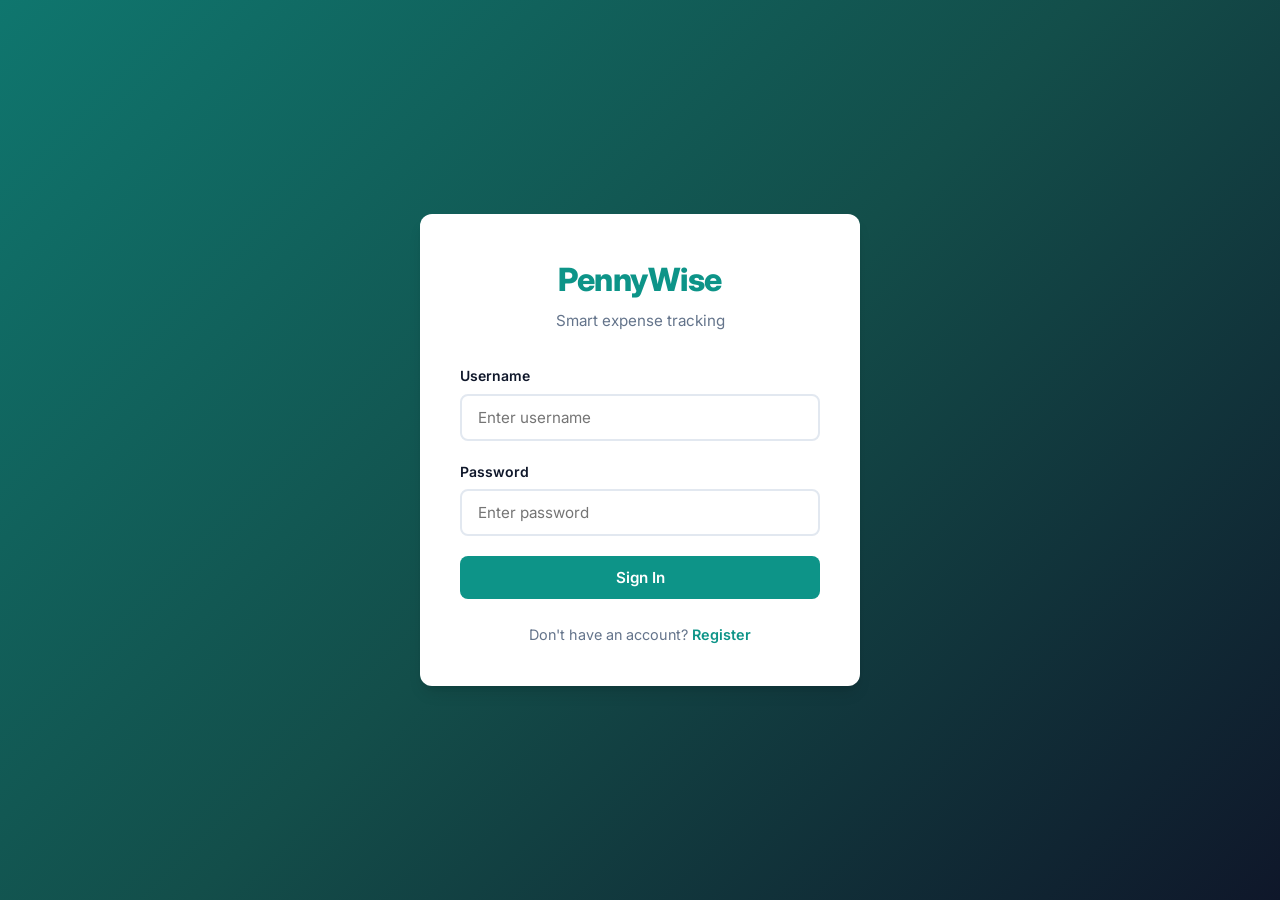
<file: frontend/index.html>
<!DOCTYPE html>
<html lang="en">
<head>
  <meta charset="UTF-8">
  <meta name="viewport" content="width=device-width, initial-scale=1.0">
  <title>PennyWise - Login</title>
  <link rel="preconnect" href="https://fonts.googleapis.com">
  <link href="https://fonts.googleapis.com/css2?family=Inter:wght@400;500;600;700;800&display=swap" rel="stylesheet">
  <link rel="stylesheet" href="css/style.css">
</head>
<body class="auth-body">
  <div class="auth-container">
    <div class="auth-card">
      <div class="auth-logo">
        <h1>PennyWise</h1>
        <p>Smart expense tracking</p>
      </div>

      <div class="error-msg" id="errorMsg">
        <svg width="18" height="18" fill="none" stroke="currentColor" stroke-width="2" viewBox="0 0 24 24"><path stroke-linecap="round" stroke-linejoin="round" d="M12 8v4m0 4h.01M21 12a9 9 0 11-18 0 9 9 0 0118 0z"/></svg>
        <span>Error message</span>
      </div>

      <form id="loginForm">
        <div class="form-group">
          <label for="loginUsername">Username</label>
          <input type="text" id="loginUsername" class="form-input" placeholder="Enter username" required>
        </div>
        <div class="form-group">
          <label for="loginPassword">Password</label>
          <input type="password" id="loginPassword" class="form-input" placeholder="Enter password" required>
        </div>
        <button type="submit" class="btn btn-primary">Sign In</button>
      </form>

      <form id="registerForm" class="hidden">
        <div class="form-group">
          <label for="regUsername">Username</label>
          <input type="text" id="regUsername" class="form-input" placeholder="Choose a username" required minlength="1" maxlength="50">
        </div>
        <div class="form-group">
          <label for="regPassword">Password</label>
          <input type="password" id="regPassword" class="form-input" placeholder="Min 8 characters" required minlength="8">
        </div>
        <div class="form-group">
          <label for="regConfirm">Confirm Password</label>
          <input type="password" id="regConfirm" class="form-input" placeholder="Repeat password" required>
        </div>
        <button type="submit" class="btn btn-primary">Create Account</button>
      </form>

      <div class="auth-toggle" id="authToggle">
        Don't have an account? <a onclick="toggleAuthMode()">Register</a>
      </div>
    </div>
  </div>

  <script src="js/api.js"></script>
  <script src="js/common.js"></script>
  <script src="js/auth.js"></script>
</body>
</html>
</file>
<file: frontend/css/style.css>
:root {
  --primary: #0d9488;
  --primary-dark: #0f766e;
  --primary-light: #ccfbf1;
  --danger: #dc2626;
  --danger-light: #fee2e2;
  --warning: #d97706;
  --bg: #f8fafc;
  --surface: #ffffff;
  --text: #0f172a;
  --text-secondary: #64748b;
  --border: #e2e8f0;
  --shadow: 0 1px 3px 0 rgb(0 0 0 / 0.1), 0 1px 2px -1px rgb(0 0 0 / 0.1);
  --shadow-lg: 0 10px 15px -3px rgb(0 0 0 / 0.1), 0 4px 6px -4px rgb(0 0 0 / 0.1);
  --radius: 12px;
  --radius-sm: 8px;
  --transition: all 0.2s ease;
}

* {
  margin: 0;
  padding: 0;
  box-sizing: border-box;
}

body {
  font-family: 'Inter', -apple-system, BlinkMacSystemFont, 'Segoe UI', Roboto, sans-serif;
  background: var(--bg);
  color: var(--text);
  line-height: 1.6;
  min-height: 100vh;
}

/* Auth Page */
.auth-body {
  background: linear-gradient(135deg, #0f766e 0%, #134e4a 50%, #0f172a 100%);
  display: flex;
  align-items: center;
  justify-content: center;
  min-height: 100vh;
  padding: 20px;
}

.auth-container {
  width: 100%;
  max-width: 440px;
  animation: slideUp 0.5s ease;
}

.auth-card {
  background: var(--surface);
  border-radius: var(--radius);
  padding: 40px;
  box-shadow: var(--shadow-lg);
}

.auth-logo {
  text-align: center;
  margin-bottom: 32px;
}

.auth-logo h1 {
  font-size: 2rem;
  font-weight: 800;
  color: var(--primary);
  letter-spacing: -0.5px;
}

.auth-logo p {
  color: var(--text-secondary);
  margin-top: 4px;
  font-size: 0.95rem;
}

.form-group {
  margin-bottom: 20px;
}

.form-group label {
  display: block;
  font-size: 0.875rem;
  font-weight: 600;
  margin-bottom: 6px;
  color: var(--text);
}

.form-input {
  width: 100%;
  padding: 12px 16px;
  border: 2px solid var(--border);
  border-radius: var(--radius-sm);
  font-size: 0.95rem;
  transition: var(--transition);
  font-family: inherit;
}

.form-input:focus {
  outline: none;
  border-color: var(--primary);
  box-shadow: 0 0 0 3px rgba(13, 148, 136, 0.1);
}

.btn {
  display: inline-flex;
  align-items: center;
  justify-content: center;
  gap: 8px;
  padding: 12px 24px;
  border: none;
  border-radius: var(--radius-sm);
  font-size: 0.95rem;
  font-weight: 600;
  cursor: pointer;
  transition: var(--transition);
  font-family: inherit;
}

.btn-primary {
  background: var(--primary);
  color: white;
  width: 100%;
}

.btn-primary:hover {
  background: var(--primary-dark);
  transform: translateY(-1px);
  box-shadow: var(--shadow-lg);
}

.btn-secondary {
  background: var(--bg);
  color: var(--text);
  border: 2px solid var(--border);
}

.btn-secondary:hover {
  border-color: var(--primary);
  color: var(--primary);
}

.btn-danger {
  background: var(--danger);
  color: white;
}

.btn-danger:hover {
  background: #b91c1c;
}

.btn-sm {
  padding: 8px 16px;
  font-size: 0.875rem;
}

.btn:disabled {
  opacity: 0.6;
  cursor: not-allowed;
  transform: none !important;
}

.auth-toggle {
  text-align: center;
  margin-top: 24px;
  font-size: 0.9rem;
  color: var(--text-secondary);
}

.auth-toggle a {
  color: var(--primary);
  font-weight: 600;
  cursor: pointer;
  text-decoration: none;
}

.auth-toggle a:hover {
  text-decoration: underline;
}

.error-msg {
  background: var(--danger-light);
  color: var(--danger);
  padding: 12px 16px;
  border-radius: var(--radius-sm);
  font-size: 0.875rem;
  margin-bottom: 20px;
  display: none;
  align-items: center;
  gap: 8px;
}

/* Layout */
.app-layout {
  display: flex;
  min-height: 100vh;
}

.sidebar {
  width: 260px;
  background: var(--surface);
  border-right: 1px solid var(--border);
  display: flex;
  flex-direction: column;
  position: fixed;
  height: 100vh;
  z-index: 100;
}

.sidebar-header {
  padding: 24px;
  border-bottom: 1px solid var(--border);
}

.sidebar-header h2 {
  font-size: 1.5rem;
  font-weight: 800;
  color: var(--primary);
}

.sidebar-nav {
  flex: 1;
  padding: 16px 12px;
  display: flex;
  flex-direction: column;
  gap: 4px;
}

.nav-item {
  display: flex;
  align-items: center;
  gap: 12px;
  padding: 12px 16px;
  border-radius: var(--radius-sm);
  color: var(--text-secondary);
  text-decoration: none;
  font-weight: 500;
  transition: var(--transition);
  cursor: pointer;
  border: none;
  background: none;
  width: 100%;
  font-size: 0.95rem;
}

.nav-item:hover,
.nav-item.active {
  background: var(--primary-light);
  color: var(--primary-dark);
}

.nav-item svg {
  width: 20px;
  height: 20px;
  flex-shrink: 0;
}

.sidebar-footer {
  padding: 16px;
  border-top: 1px solid var(--border);
}

.main-content {
  flex: 1;
  margin-left: 260px;
  padding: 32px;
  max-width: calc(100% - 260px);
}

.page-header {
  margin-bottom: 32px;
}

.page-header h1 {
  font-size: 1.875rem;
  font-weight: 700;
  letter-spacing: -0.5px;
}

.page-header p {
  color: var(--text-secondary);
  margin-top: 4px;
}

/* Stats Grid */
.stats-grid {
  display: grid;
  grid-template-columns: repeat(auto-fit, minmax(240px, 1fr));
  gap: 20px;
  margin-bottom: 32px;
}

.stat-card {
  background: var(--surface);
  border-radius: var(--radius);
  padding: 24px;
  box-shadow: var(--shadow);
  border: 1px solid var(--border);
  transition: var(--transition);
}

.stat-card:hover {
  transform: translateY(-2px);
  box-shadow: var(--shadow-lg);
}

.stat-header {
  display: flex;
  align-items: center;
  justify-content: space-between;
  margin-bottom: 12px;
}

.stat-label {
  font-size: 0.875rem;
  color: var(--text-secondary);
  font-weight: 500;
}

.stat-icon {
  width: 40px;
  height: 40px;
  border-radius: 10px;
  display: flex;
  align-items: center;
  justify-content: center;
}

.stat-icon.teal { background: var(--primary-light); color: var(--primary); }
.stat-icon.blue { background: #dbeafe; color: #2563eb; }
.stat-icon.amber { background: #fef3c7; color: #d97706; }
.stat-icon.rose { background: #ffe4e6; color: #e11d48; }

.stat-value {
  font-size: 1.75rem;
  font-weight: 700;
  color: var(--text);
  letter-spacing: -0.5px;
}

/* Cards */
.card {
  background: var(--surface);
  border-radius: var(--radius);
  box-shadow: var(--shadow);
  border: 1px solid var(--border);
  overflow: hidden;
}

.card-header {
  padding: 20px 24px;
  border-bottom: 1px solid var(--border);
  display: flex;
  align-items: center;
  justify-content: space-between;
}

.card-title {
  font-size: 1.125rem;
  font-weight: 600;
}

.card-body {
  padding: 24px;
}

/* Charts Grid */
.charts-grid {
  display: grid;
  grid-template-columns: repeat(auto-fit, minmax(400px, 1fr));
  gap: 20px;
  margin-bottom: 32px;
}

.chart-container {
  position: relative;
  height: 300px;
}

/* Tables */
.table-wrap {
  overflow-x: auto;
}

.data-table {
  width: 100%;
  border-collapse: collapse;
  font-size: 0.9rem;
}

.data-table th {
  text-align: left;
  padding: 14px 20px;
  font-weight: 600;
  color: var(--text-secondary);
  font-size: 0.8rem;
  text-transform: uppercase;
  letter-spacing: 0.5px;
  border-bottom: 1px solid var(--border);
  white-space: nowrap;
}

.data-table td {
  padding: 16px 20px;
  border-bottom: 1px solid var(--border);
  color: var(--text);
  vertical-align: middle;
}

.data-table tr:hover td {
  background: #f8fafc;
}

.data-table tr:last-child td {
  border-bottom: none;
}

.badge {
  display: inline-flex;
  align-items: center;
  padding: 4px 12px;
  border-radius: 999px;
  font-size: 0.8rem;
  font-weight: 600;
}

.badge-teal { background: var(--primary-light); color: var(--primary-dark); }
.badge-blue { background: #dbeafe; color: #1e40af; }
.badge-amber { background: #fef3c7; color: #92400e; }
.badge-slate { background: #f1f5f9; color: #475569; }

.actions {
  display: flex;
  gap: 8px;
}

.icon-btn {
  width: 32px;
  height: 32px;
  border-radius: 8px;
  border: 1px solid var(--border);
  background: var(--surface);
  color: var(--text-secondary);
  cursor: pointer;
  display: inline-flex;
  align-items: center;
  justify-content: center;
  transition: var(--transition);
}

.icon-btn:hover {
  border-color: var(--primary);
  color: var(--primary);
  background: var(--primary-light);
}

.icon-btn.danger:hover {
  border-color: var(--danger);
  color: var(--danger);
  background: var(--danger-light);
}

/* Filters */
.filter-bar {
  display: flex;
  flex-wrap: wrap;
  gap: 12px;
  margin-bottom: 24px;
  align-items: end;
}

.filter-group {
  display: flex;
  flex-direction: column;
  gap: 6px;
}

.filter-group label {
  font-size: 0.8rem;
  font-weight: 600;
  color: var(--text-secondary);
  text-transform: uppercase;
  letter-spacing: 0.5px;
}

.filter-input {
  padding: 10px 14px;
  border: 2px solid var(--border);
  border-radius: var(--radius-sm);
  font-size: 0.9rem;
  min-width: 160px;
  transition: var(--transition);
  font-family: inherit;
}

.filter-input:focus {
  outline: none;
  border-color: var(--primary);
}

/* Modal */
.modal-overlay {
  position: fixed;
  inset: 0;
  background: rgba(15, 23, 42, 0.6);
  backdrop-filter: blur(4px);
  display: none;
  align-items: center;
  justify-content: center;
  z-index: 1000;
  padding: 20px;
  opacity: 0;
  transition: opacity 0.2s ease;
}

.modal-overlay.active {
  display: flex;
  opacity: 1;
}

.modal {
  background: var(--surface);
  border-radius: var(--radius);
  width: 100%;
  max-width: 520px;
  max-height: 90vh;
  overflow-y: auto;
  box-shadow: var(--shadow-lg);
  transform: scale(0.95);
  transition: transform 0.2s ease;
}

.modal-overlay.active .modal {
  transform: scale(1);
}

.modal-header {
  padding: 24px 24px 0;
  display: flex;
  align-items: center;
  justify-content: space-between;
}

.modal-header h3 {
  font-size: 1.25rem;
  font-weight: 700;
}

.modal-close {
  width: 32px;
  height: 32px;
  border-radius: 8px;
  border: none;
  background: var(--bg);
  color: var(--text-secondary);
  cursor: pointer;
  display: flex;
  align-items: center;
  justify-content: center;
  font-size: 1.25rem;
}

.modal-close:hover {
  background: var(--border);
  color: var(--text);
}

.modal-body {
  padding: 24px;
}

.modal-footer {
  padding: 0 24px 24px;
  display: flex;
  justify-content: flex-end;
  gap: 12px;
}

/* Toast */
.toast-container {
  position: fixed;
  top: 24px;
  right: 24px;
  z-index: 2000;
  display: flex;
  flex-direction: column;
  gap: 12px;
}

.toast {
  background: var(--surface);
  border-radius: var(--radius-sm);
  padding: 16px 20px;
  box-shadow: var(--shadow-lg);
  border-left: 4px solid var(--primary);
  display: flex;
  align-items: center;
  gap: 12px;
  min-width: 300px;
  animation: slideInRight 0.3s ease;
  font-size: 0.9rem;
}

.toast.error { border-left-color: var(--danger); }
.toast.success { border-left-color: var(--success); }
.toast.warning { border-left-color: var(--warning); }

/* Empty State */
.empty-state {
  text-align: center;
  padding: 60px 20px;
  color: var(--text-secondary);
}

.empty-state svg {
  width: 64px;
  height: 64px;
  margin-bottom: 16px;
  opacity: 0.4;
}

.empty-state h3 {
  font-size: 1.125rem;
  font-weight: 600;
  color: var(--text);
  margin-bottom: 4px;
}

/* Loading */
.spinner {
  width: 20px;
  height: 20px;
  border: 2px solid var(--border);
  border-top-color: var(--primary);
  border-radius: 50%;
  animation: spin 0.6s linear infinite;
}

@keyframes spin {
  to { transform: rotate(360deg); }
}

@keyframes slideUp {
  from { opacity: 0; transform: translateY(20px); }
  to { opacity: 1; transform: translateY(0); }
}

@keyframes slideInRight {
  from { opacity: 0; transform: translateX(20px); }
  to { opacity: 1; transform: translateX(0); }
}

/* Mobile */
.mobile-header {
  display: none;
  padding: 16px 20px;
  background: var(--surface);
  border-bottom: 1px solid var(--border);
  align-items: center;
  justify-content: space-between;
}

.menu-toggle {
  background: none;
  border: none;
  cursor: pointer;
  color: var(--text);
}

@media (max-width: 768px) {
  .sidebar {
    transform: translateX(-100%);
    transition: transform 0.3s ease;
  }
  
  .sidebar.open {
    transform: translateX(0);
  }
  
  .main-content {
    margin-left: 0;
    max-width: 100%;
    padding: 20px;
  }
  
  .mobile-header {
    display: flex;
  }
  
  .charts-grid {
    grid-template-columns: 1fr;
  }
  
  .stats-grid {
    grid-template-columns: 1fr;
  }
  
  .filter-bar {
    flex-direction: column;
    align-items: stretch;
  }
  
  .filter-input {
    width: 100%;
  }
  
  .data-table {
    font-size: 0.85rem;
  }
  
  .data-table th,
  .data-table td {
    padding: 12px 14px;
  }
}

/* Utility */
.text-right { text-align: right; }
.font-mono { font-family: 'SF Mono', Monaco, monospace; }
.mt-4 { margin-top: 16px; }
.mb-4 { margin-bottom: 16px; }
.hidden { display: none !important; }
</file>
